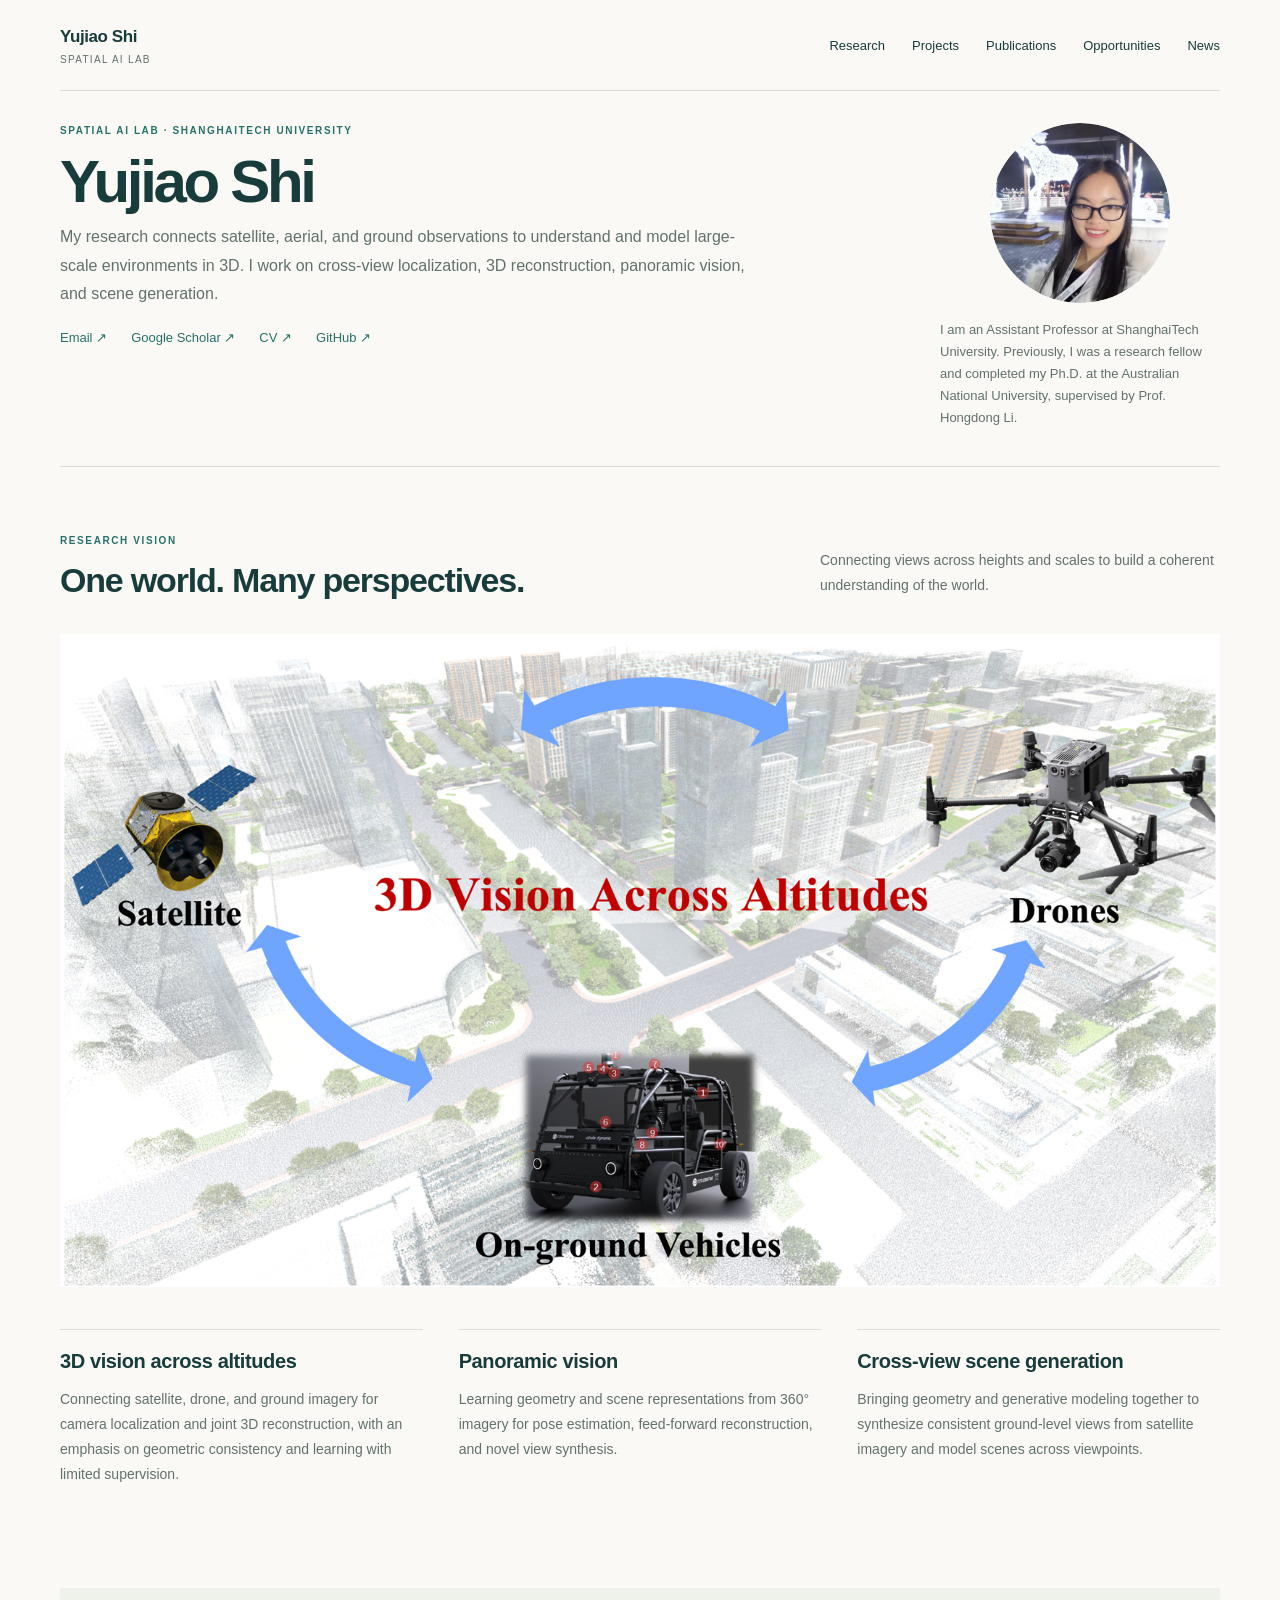
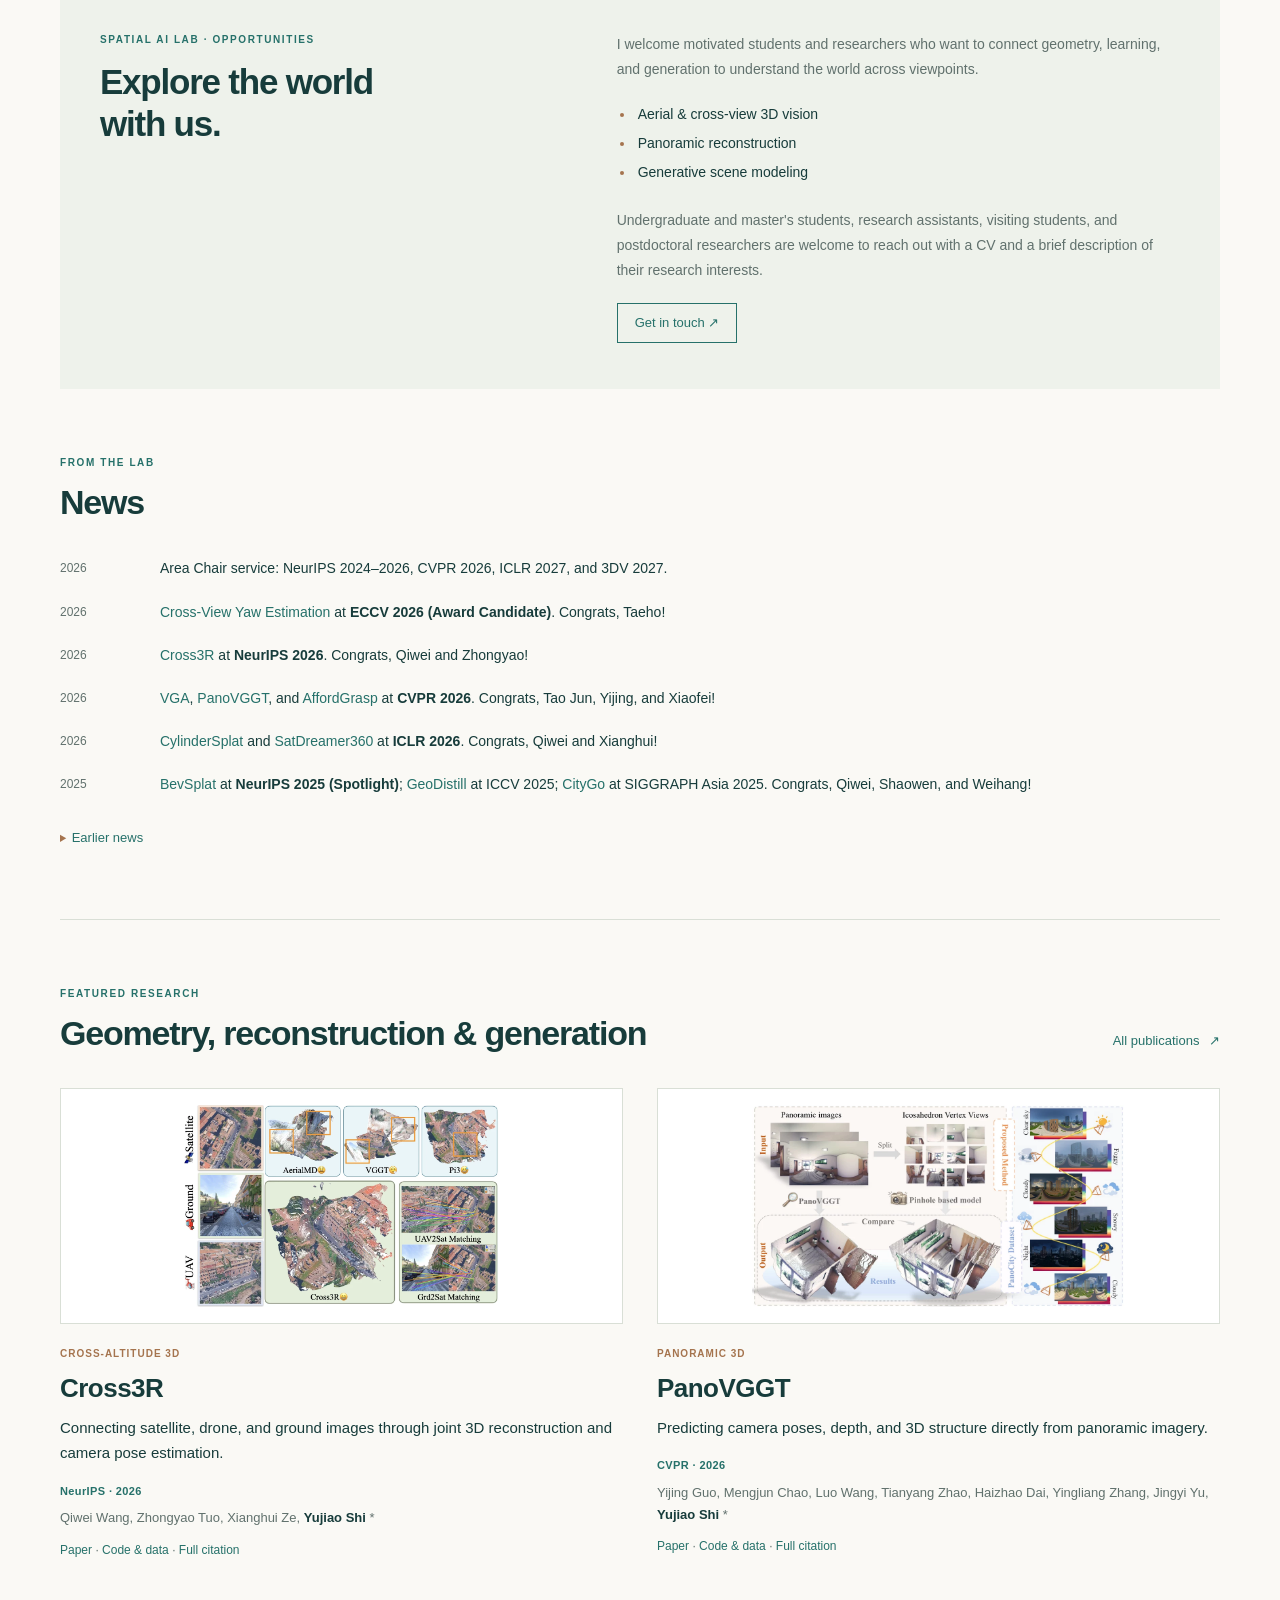
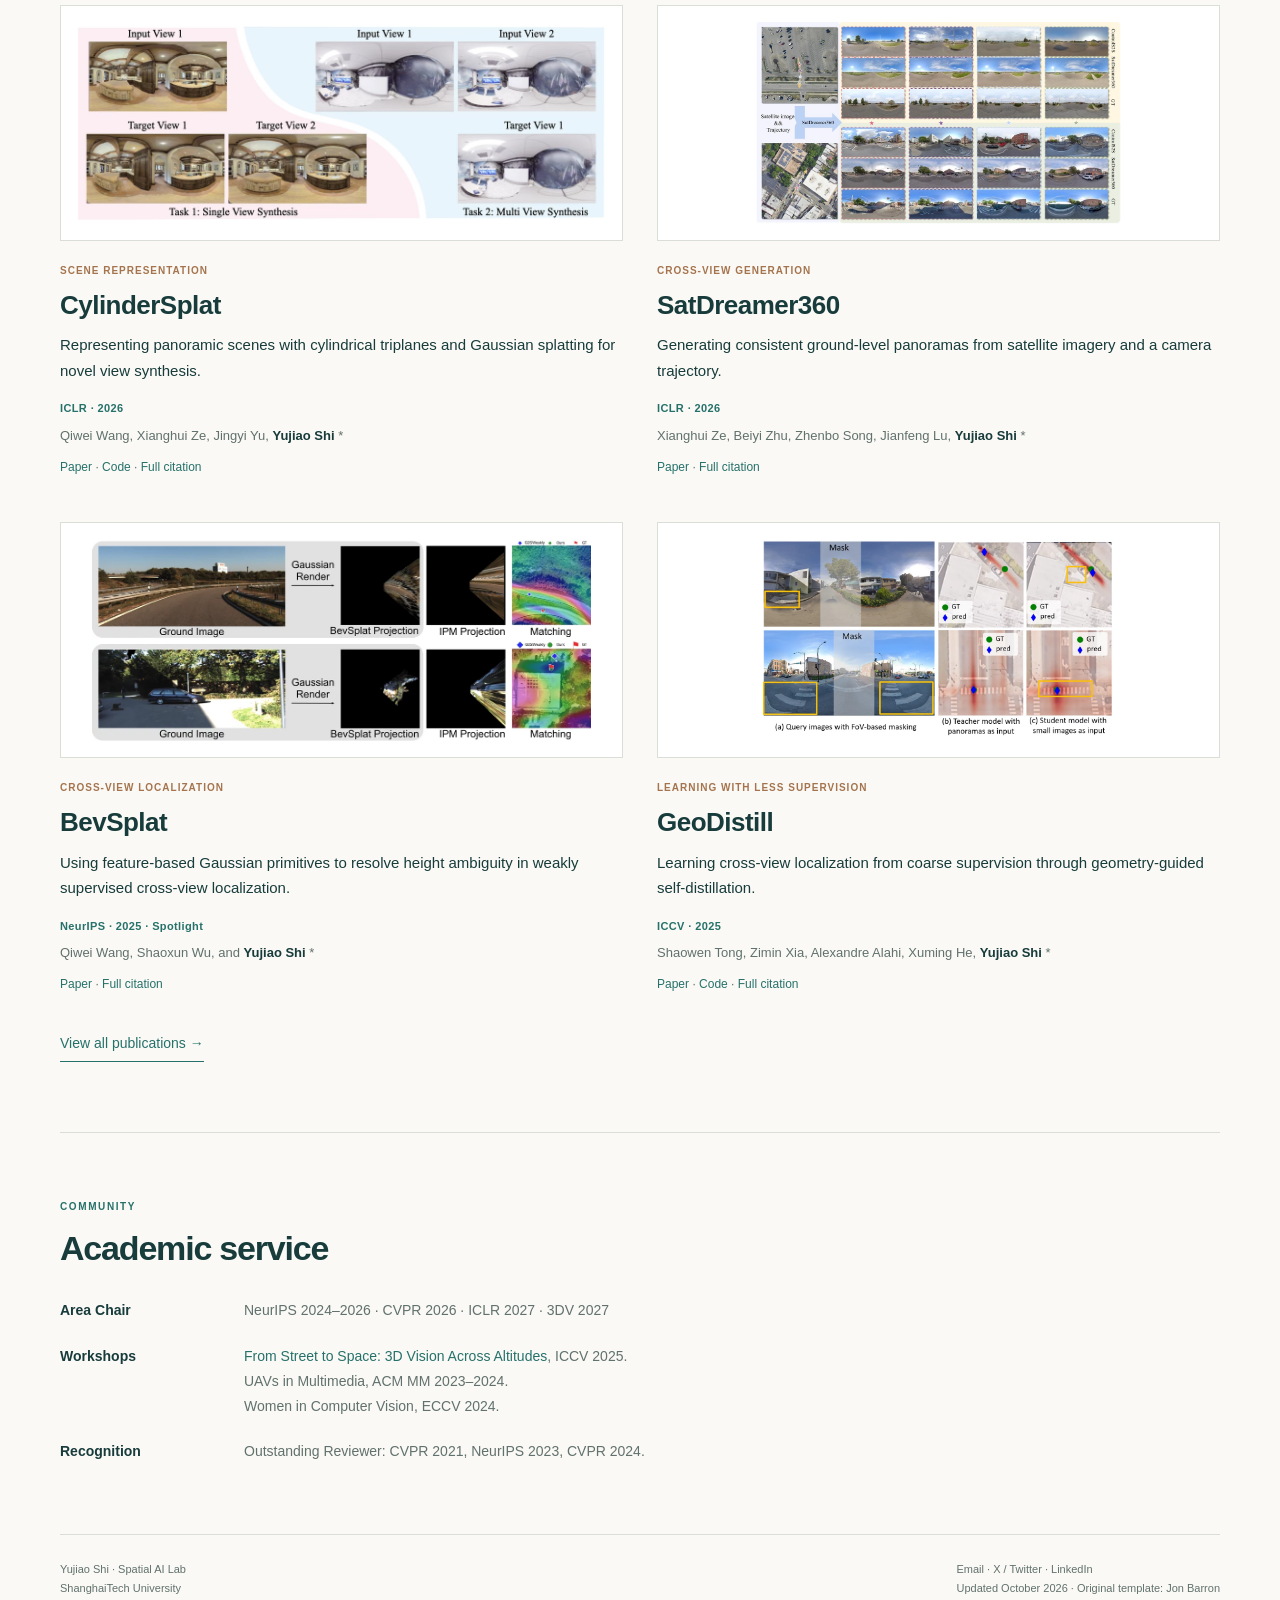
<file: index.html>
<!doctype html>
<html lang="en"><head>
<meta charset="utf-8"><meta name="viewport" content="width=device-width, initial-scale=1">
<title>Yujiao Shi | Spatial AI Lab</title><meta name="description" content="Yujiao Shi, Assistant Professor at ShanghaiTech University. Spatial AI Lab: 3D vision across altitudes, cross-view localization, panoramic vision, and scene generation.">
<link rel="stylesheet" href="homepage.css"><link rel="icon" type="image/svg+xml" href="images/site-mark.svg">
<link rel="canonical" href="https://yujiaoshi.github.io/">
<meta property="og:type" content="website"><meta property="og:title" content="Yujiao Shi | Spatial AI Lab"><meta property="og:description" content="Yujiao Shi, Assistant Professor at ShanghaiTech University. Spatial AI Lab: 3D vision across altitudes, cross-view localization, panoramic vision, and scene generation."><meta property="og:url" content="https://yujiaoshi.github.io/"><meta property="og:image" content="https://yujiaoshi.github.io/images/YujiaoShiCircle.jpg">
</head><body><a class="skip" href="#main">Skip to content</a><div class="page">
<nav class="site-nav" aria-label="Main navigation"><a class="brand" href="index.html">Yujiao Shi<span>Spatial AI Lab</span></a><div class="nav-links"><a href="#research">Research</a><a href="#publications">Projects</a><a href="publications.html">Publications</a><a href="#opportunities">Opportunities</a><a href="#news">News</a></div></nav>
<main id="main">
<header id="about" class="intro">
  <div class="intro-copy">
    <p class="eyebrow">Spatial AI Lab · ShanghaiTech University</p>
    <h1>Yujiao Shi</h1>
    <p class="intro-text">My research connects satellite, aerial, and ground observations to understand and model large-scale environments in 3D. I work on cross-view localization, 3D reconstruction, panoramic vision, and scene generation.</p>
    <div class="contact"><a href="mailto:shiyj2@shanghaitech.edu.cn">Email ↗</a><a href="https://scholar.google.com/citations?user=rVsRpZEAAAAJ&amp;hl=en">Google Scholar ↗</a><a href="data/CV_YujiaoShi.pdf">CV ↗</a><a href="https://github.com/yujiaoshi">GitHub ↗</a></div>
  </div>
  <aside class="profile">
    <img class="portrait" src="images/YujiaoShiCircle.jpg" alt="Yujiao Shi" width="220" height="220">
    <p class="bio">I am an Assistant Professor at ShanghaiTech University. Previously, I was a research fellow and completed my Ph.D. at the Australian National University, supervised by Prof. Hongdong Li.</p>
  </aside>
</header>

<section id="research" class="research-section">
  <div class="section-heading">
    <div><p class="eyebrow">Research vision</p><h2>One world. Many perspectives.</h2></div>
    <p class="section-deck">Connecting views across heights and scales to build a coherent understanding of the world.</p>
  </div>
  <figure class="vision">
    <picture><img src="images/research-vision-selected.png" alt="3D Vision Across Altitudes: satellite, drones, and on-ground vehicles connected across a city-scale 3D reconstruction." width="1600" height="900"></picture>
  </figure>
  <div class="directions">
    <article><h3>3D vision across altitudes</h3><p>Connecting satellite, drone, and ground imagery for camera localization and joint 3D reconstruction, with an emphasis on geometric consistency and learning with limited supervision.</p></article>
    <article><h3>Panoramic vision</h3><p>Learning geometry and scene representations from 360° imagery for pose estimation, feed-forward reconstruction, and novel view synthesis.</p></article>
    <article><h3>Cross-view scene generation</h3><p>Bringing geometry and generative modeling together to synthesize consistent ground-level views from satellite imagery and model scenes across viewpoints.</p></article>
  </div>
</section>

<section id="opportunities" class="opportunities">
  <div><p class="eyebrow">Spatial AI Lab · Opportunities</p><h2>Explore the world<br>with us.</h2></div>
  <div><p>I welcome motivated students and researchers who want to connect geometry, learning, and generation to understand the world across viewpoints.</p>
    <ul class="topic-list"><li>Aerial &amp; cross-view 3D vision</li><li>Panoramic reconstruction</li><li>Generative scene modeling</li></ul>
    <p>Undergraduate and master's students, research assistants, visiting students, and postdoctoral researchers are welcome to reach out with a CV and a brief description of their research interests.</p>
    <a class="button" href="mailto:shiyj2@shanghaitech.edu.cn">Get in touch <span aria-hidden="true">↗</span></a>
  </div>
</section>

<section id="news">
<div class="section-heading"><div><p class="eyebrow">From the lab</p><h2>News</h2></div></div>
<ul class="news">
<li><time>2026</time><span>Area Chair service: NeurIPS 2024–2026, CVPR 2026, ICLR 2027, and 3DV 2027.</span></li>
<li><time>2026</time><span><a href="https://arxiv.org/abs/2606.22094">Cross-View Yaw Estimation</a> at <strong>ECCV 2026 (Award Candidate)</strong>. Congrats, Taeho!</span></li>
<li><time>2026</time><span><a href="https://arxiv.org/abs/2605.07978">Cross3R</a> at <strong>NeurIPS 2026</strong>. Congrats, Qiwei and Zhongyao!</span></li>
<li><time>2026</time><span><a href="https://openaccess.thecvf.com/content/CVPR2026/html/Lin_VGA_Empowering_Aerial-Ground_Localization_by_Visual_Geometry_Alignment_CVPR_2026_paper.html">VGA</a>, <a href="https://arxiv.org/abs/2603.17571">PanoVGGT</a>, and <a href="https://arxiv.org/abs/2603.08021">AffordGrasp</a> at <strong>CVPR 2026</strong>. Congrats, Tao Jun, Yijing, and Xiaofei!</span></li>
<li><time>2026</time><span><a href="https://openreview.net/pdf?id=lEzkct87Uy">CylinderSplat</a> and <a href="https://openreview.net/pdf?id=wmQoigkqUt">SatDreamer360</a> at <strong>ICLR 2026</strong>. Congrats, Qiwei and Xianghui!</span></li>
<li><time>2025</time><span><a href="https://proceedings.neurips.cc/paper_files/paper/2025/hash/e5ba3d6d93213db6b1d1931c6517fe1a-Abstract-Conference.html">BevSplat</a> at <strong>NeurIPS 2025 (Spotlight)</strong>; <a href="https://github.com/tongshw/GeoDistill">GeoDistill</a> at ICCV 2025; <a href="https://citygo-weihang.github.io/page/">CityGo</a> at SIGGRAPH Asia 2025. Congrats, Qiwei, Shaowen, and Weihang!</span></li>
</ul>
<details class="archive"><summary>Earlier news</summary><ul>
<li>04/2025: Our ICCV 2025 workshop: <a href="https://3d-vast.github.io/">From Street to Space: 3D Vision Across Altitudes</a>.</li>
<li>01/2025: One paper accepted by ICLR 2025. Congrats, Xianghui!</li>
<li>11/2024: Two papers accepted by 3DV 2025.</li>
<li>07/2024: One paper accepted by SIGGRAPH Asia 2024 and two papers by ECCV 2024.</li>
<li>04/2024: Our workshop proposal &ldquo;UAVs in Multimedia&rdquo; was accepted by ACM MM 2024.</li>
<li>02/2024: Co-organizing the Women in Computer Vision Workshop at ECCV 2024.</li>
<li>01/2024: One paper accepted by ICRA 2024.</li>
<li>10/2023: Co-organizer of &ldquo;UAVs in Multimedia&rdquo; at ACM MM 2023.</li>
<li>09/2023: One paper accepted by NeurIPS 2023.</li>
<li>06/2023: One paper accepted by IROS 2023; tutorial speaker on cross-modal camera localization at CVPR 2023.</li>
</ul></details>
</section>


<section id="publications">
  <div class="section-heading"><div><p class="eyebrow">Featured research</p><h2>Geometry, reconstruction &amp; generation</h2></div><a class="text-link" href="publications.html">All publications <span aria-hidden="true">↗</span></a></div>
  <div class="feature-grid"><article class="featured-paper" id="featured-cross3r">
<a class="feature-image" href="data/Cross3R.png" aria-label="View larger figure for Cross3R"><img src="data/thumbnails/Cross3R.webp" alt="Seeing Across Skies and Streets: Feedforward 3D Reconstruction from Satellite, Drone, and Ground Images" loading="lazy" width="560" height="315"></a>
<div class="feature-body"><p class="project-topic">Cross-altitude 3D</p><h3><a href="publications.html#paper-seeing-across-skies-and-streets-feedforward-3d-reconstruction-from-satellite-drone-and-gro">Cross3R</a></h3><p class="feature-description">Connecting satellite, drone, and ground images through joint 3D reconstruction and camera pose estimation.</p><p class="venue">NeurIPS · 2026</p><p class="authors">Qiwei Wang, Zhongyao Tuo, Xianghui Ze, <strong>Yujiao Shi</strong> *</p><p class="paper-links"><a href="https://arxiv.org/abs/2605.07978">Paper</a> <span aria-hidden="true">·</span> <a href="https://github.com/ZhongyaoTuo/crossgeo">Code &amp; data</a> <span aria-hidden="true">·</span> <a href="publications.html#paper-seeing-across-skies-and-streets-feedforward-3d-reconstruction-from-satellite-drone-and-gro">Full citation</a></p></div>
</article>
<article class="featured-paper" id="featured-panovggt">
<a class="feature-image" href="data/PanoVGGT.png" aria-label="View larger figure for PanoVGGT"><img src="data/thumbnails/PanoVGGT.webp" alt="PanoVGGT: Feed-Forward 3D Reconstruction from Panoramic Imagery" loading="lazy" width="560" height="315"></a>
<div class="feature-body"><p class="project-topic">Panoramic 3D</p><h3><a href="publications.html#paper-panovggt-feed-forward-3d-reconstruction-from-panoramic-imagery">PanoVGGT</a></h3><p class="feature-description">Predicting camera poses, depth, and 3D structure directly from panoramic imagery.</p><p class="venue">CVPR · 2026</p><p class="authors">Yijing Guo, Mengjun Chao, Luo Wang, Tianyang Zhao, Haizhao Dai, Yingliang Zhang, Jingyi Yu, <strong>Yujiao Shi</strong> *</p><p class="paper-links"><a href="https://arxiv.org/abs/2603.17571">Paper</a> <span aria-hidden="true">·</span> <a href="https://github.com/YijingGuo-June/PanoVGGT">Code &amp; data</a> <span aria-hidden="true">·</span> <a href="publications.html#paper-panovggt-feed-forward-3d-reconstruction-from-panoramic-imagery">Full citation</a></p></div>
</article>
<article class="featured-paper" id="featured-cylindersplat">
<a class="feature-image" href="data/CylinderSplat.png" aria-label="View larger figure for CylinderSplat"><img src="data/thumbnails/CylinderSplat.webp" alt="CylinderSplat: 3D Gaussian Splatting with Cylindrical Triplanes for Panoramic Novel View Synthesis" loading="lazy" width="560" height="315"></a>
<div class="feature-body"><p class="project-topic">Scene representation</p><h3><a href="publications.html#paper-cylindersplat-3d-gaussian-splatting-with-cylindrical-triplanes-for-panoramic-novel-view-sy">CylinderSplat</a></h3><p class="feature-description">Representing panoramic scenes with cylindrical triplanes and Gaussian splatting for novel view synthesis.</p><p class="venue">ICLR · 2026</p><p class="authors">Qiwei Wang, Xianghui Ze, Jingyi Yu, <strong>Yujiao Shi</strong> *</p><p class="paper-links"><a href="https://openreview.net/pdf?id=lEzkct87Uy">Paper</a> <span aria-hidden="true">·</span> <a href="https://github.com/wangqww/CylinderSplat">Code</a> <span aria-hidden="true">·</span> <a href="publications.html#paper-cylindersplat-3d-gaussian-splatting-with-cylindrical-triplanes-for-panoramic-novel-view-sy">Full citation</a></p></div>
</article>
<article class="featured-paper" id="featured-satdreamer360">
<a class="feature-image" href="data/SatDreamer360.png" aria-label="View larger figure for SatDreamer360"><img src="data/thumbnails/SatDreamer360.webp" alt="SatDreamer360: Multiview-Consistent Generation of Ground-Level Scenes from Satellite Imagery" loading="lazy" width="560" height="315"></a>
<div class="feature-body"><p class="project-topic">Cross-view generation</p><h3><a href="publications.html#paper-satdreamer360-multiview-consistent-generation-of-ground-level-scenes-from-satellite-imager">SatDreamer360</a></h3><p class="feature-description">Generating consistent ground-level panoramas from satellite imagery and a camera trajectory.</p><p class="venue">ICLR · 2026</p><p class="authors">Xianghui Ze, Beiyi Zhu, Zhenbo Song, Jianfeng Lu, <strong>Yujiao Shi</strong> *</p><p class="paper-links"><a href="https://openreview.net/pdf?id=wmQoigkqUt">Paper</a> <span aria-hidden="true">·</span> <a href="publications.html#paper-satdreamer360-multiview-consistent-generation-of-ground-level-scenes-from-satellite-imager">Full citation</a></p></div>
</article>
<article class="featured-paper" id="featured-bevsplat">
<a class="feature-image" href="data/BevSplat.png" aria-label="View larger figure for BevSplat"><img src="data/thumbnails/BevSplat.webp" alt="BevSplat: Resolving Height Ambiguity via Feature-Based Gaussian Primitives for Weakly-Supervised Cross-View Localization" loading="lazy" width="560" height="315"></a>
<div class="feature-body"><p class="project-topic">Cross-view localization</p><h3><a href="publications.html#paper-bevsplat-resolving-height-ambiguity-via-feature-based-gaussian-primitives-for-weakly-super">BevSplat</a></h3><p class="feature-description">Using feature-based Gaussian primitives to resolve height ambiguity in weakly supervised cross-view localization.</p><p class="venue">NeurIPS · 2025 · Spotlight</p><p class="authors">Qiwei Wang, Shaoxun Wu, and <strong>Yujiao Shi</strong> *</p><p class="paper-links"><a href="https://proceedings.neurips.cc/paper_files/paper/2025/hash/e5ba3d6d93213db6b1d1931c6517fe1a-Abstract-Conference.html">Paper</a> <span aria-hidden="true">·</span> <a href="publications.html#paper-bevsplat-resolving-height-ambiguity-via-feature-based-gaussian-primitives-for-weakly-super">Full citation</a></p></div>
</article>
<article class="featured-paper" id="featured-geodistill">
<a class="feature-image" href="data/GeoDistill.png" aria-label="View larger figure for GeoDistill"><img src="data/thumbnails/GeoDistill.webp" alt="GeoDistill: Geometry-Guided Self-Distillation for Weakly Supervised Cross-View Localization" loading="lazy" width="560" height="315"></a>
<div class="feature-body"><p class="project-topic">Learning with less supervision</p><h3><a href="publications.html#paper-geodistill-geometry-guided-self-distillation-for-weakly-supervised-cross-view-localization">GeoDistill</a></h3><p class="feature-description">Learning cross-view localization from coarse supervision through geometry-guided self-distillation.</p><p class="venue">ICCV · 2025</p><p class="authors">Shaowen Tong, Zimin Xia, Alexandre Alahi, Xuming He, <strong>Yujiao Shi</strong> *</p><p class="paper-links"><a href="https://openaccess.thecvf.com/content/ICCV2025/html/Tong_GeoDistill_Geometry-Guided_Self-Distillation_for_Weakly_Supervised_Cross-View_Localization_ICCV_2025_paper.html">Paper</a> <span aria-hidden="true">·</span> <a href="https://github.com/tongshw/GeoDistill">Code</a> <span aria-hidden="true">·</span> <a href="publications.html#paper-geodistill-geometry-guided-self-distillation-for-weakly-supervised-cross-view-localization">Full citation</a></p></div>
</article></div>
  <a class="all-publications" href="publications.html">View all publications <span aria-hidden="true">→</span></a>
</section>

<section id="service"><p class="eyebrow">Community</p><h2>Academic service</h2>
<dl class="service">
<dt>Area Chair</dt><dd>NeurIPS 2024–2026 · CVPR 2026 · ICLR 2027 · 3DV 2027</dd>
<dt>Workshops</dt><dd><a href="https://3d-vast.github.io/">From Street to Space: 3D Vision Across Altitudes</a>, ICCV 2025.<br>UAVs in Multimedia, ACM MM 2023–2024.<br>Women in Computer Vision, ECCV 2024.</dd>
<dt>Recognition</dt><dd>Outstanding Reviewer: CVPR 2021, NeurIPS 2023, CVPR 2024.</dd>
</dl></section>

</main>
<footer><span>Yujiao Shi · Spatial AI Lab<br>ShanghaiTech University</span><span><a href="mailto:shiyj2@shanghaitech.edu.cn">Email</a> · <a href="https://twitter.com/YujiaoShi">X / Twitter</a> · <a href="https://www.linkedin.com/in/yujiao-shi-053a12198">LinkedIn</a><br>Updated October 2026 · Original template: <a href="https://github.com/jonbarron/jonbarron_website">Jon Barron</a></span></footer></div></body></html>
</file>
<file: homepage.css>
:root {
  --paper: #faf9f5;
  --ink: #173c3b;
  --muted: #61716d;
  --accent: #26716a;
  --bronze: #a5744e;
  --line: #d9dfd6;
  --wash: #eef2eb;
  --max: 1160px;
}

* { box-sizing: border-box; }
html { scroll-behavior: smooth; scroll-padding-top: 28px; }
body {
  margin: 0;
  background: var(--paper);
  color: var(--ink);
  font: 16px/1.7 -apple-system, BlinkMacSystemFont, "Segoe UI", sans-serif;
  -webkit-font-smoothing: antialiased;
}
::selection { background: #d4e5d9; color: var(--ink); }
a { color: var(--accent); text-decoration: none; text-underline-offset: .2em; }
a:hover { text-decoration: underline; }
a:focus-visible, summary:focus-visible {
  outline: 2px solid var(--bronze);
  outline-offset: 5px;
}
img { display: block; max-width: 100%; }
p, figure { margin: 0 0 18px; }
h1, h2, h3 { color: var(--ink); text-wrap: balance; }
h1 { margin: 0 0 8px; font-size: 60px; line-height: 1.08; letter-spacing: -.055em; font-weight: 650; }
h2 { margin: 0; font-size: 34px; line-height: 1.2; letter-spacing: -.035em; font-weight: 600; }
h3 { margin: 0 0 12px; font-size: 21px; line-height: 1.35; letter-spacing: -.02em; font-weight: 600; }
.page { max-width: calc(var(--max) + 80px); margin: 0 auto; padding: 0 40px; }
.skip { position: absolute; top: -80px; left: 16px; padding: 8px 14px; background: var(--paper); z-index: 20; }
.skip:focus { top: 12px; }

/* A quiet masthead lets the research, rather than the navigation, lead. */
.site-nav { display: flex; align-items: center; justify-content: space-between; gap: 30px; padding: 26px 0 24px; border-bottom: 1px solid var(--line); }
.brand { flex-shrink: 0; color: var(--ink); font-size: 17px; font-weight: 650; line-height: 1.3; letter-spacing: -.025em; }
.brand span { display: block; margin-top: 5px; color: var(--muted); font-size: 10px; font-weight: 500; letter-spacing: .13em; text-transform: uppercase; }
.brand:hover { text-decoration: none; }
.nav-links { display: flex; flex-wrap: wrap; justify-content: flex-end; gap: 10px 27px; font-size: 13px; }
.nav-links a { color: var(--ink); }
.nav-links a[aria-current="page"] { color: var(--accent); text-decoration: underline; }
.eyebrow { margin: 0 0 14px; color: var(--accent); font-size: 10px; font-weight: 650; letter-spacing: .16em; line-height: 1.5; text-transform: uppercase; }

.intro { display: grid; grid-template-columns: minmax(0, 1fr) 280px; gap: 48px; align-items: start; padding: 32px 0 36px; }
.intro .eyebrow { margin-bottom: 12px; }
.role { margin: 0 0 16px; color: var(--muted); font-size: 16px; }
.research-statement { margin: 0 0 24px; font: 400 clamp(30px, 3.1vw, 41px)/1.22 Georgia, "Times New Roman", serif; letter-spacing: -.035em; text-wrap: balance; }
.intro-text { max-width: 700px; margin-bottom: 0; color: var(--muted); font-size: 16px; line-height: 1.8; }
.contact { display: flex; flex-wrap: wrap; gap: 9px 24px; margin-top: 18px; font-size: 13px; }
.contact a { white-space: nowrap; }
.profile { padding-top: 0; }
.portrait { width: 180px; height: 180px; object-fit: cover; border-radius: 50%; margin: 0 auto 16px; }
.bio { margin: 0; color: var(--muted); font-size: 13px; line-height: 1.7; }
.bio a { color: var(--ink); }

section { padding: 66px 0 70px; border-top: 1px solid var(--line); }
.section-heading { display: flex; align-items: flex-end; justify-content: space-between; gap: 32px; margin-bottom: 34px; }
.section-heading .eyebrow { margin-bottom: 12px; }
.section-deck { max-width: 400px; margin: 0 0 2px; color: var(--muted); font-size: 14px; line-height: 1.8; }
.text-link { flex-shrink: 0; margin-bottom: 2px; font-size: 13px; }
.text-link span { display: inline-block; margin-left: 6px; }
.vision { margin: 34px 0 0; }
.vision picture, .vision picture img { display: block; width: 100%; height: auto; }
.vision figcaption { max-width: 800px; margin: 17px auto 0; color: var(--muted); font-size: 12px; line-height: 1.7; text-align: center; }
.directions { display: grid; grid-template-columns: repeat(3, minmax(0, 1fr)); gap: 36px; margin: 42px 0 30px; }
.directions article { padding-top: 18px; border-top: 1px solid var(--line); }
.number { display: block; margin-bottom: 18px; color: var(--bronze); font-size: 11px; font-weight: 600; letter-spacing: .09em; }
.directions h3 { font-size: 20px; }
.directions p { margin-bottom: 0; color: var(--muted); font-size: 14px; line-height: 1.8; }
.research-history { max-width: 980px; margin: 30px 0 0; color: var(--muted); font-size: 14px; line-height: 1.8; }
.horizon { display: grid; grid-template-columns: 1fr 1.5fr; column-gap: 40px; margin-top: 34px; padding: 28px 0 0; border-top: 1px solid var(--line); }
.horizon .eyebrow { grid-column: 1; margin-bottom: 8px; color: var(--bronze); }
.horizon h3 { grid-column: 1; margin-bottom: 0; font-size: 20px; }
.horizon > p:last-child { grid-column: 2; grid-row: 1 / 3; align-self: center; margin: 0; color: var(--muted); font-size: 14px; line-height: 1.8; }

/* Research figures retain their complete composition and original proportions. */
.feature-grid { display: grid; grid-template-columns: repeat(2, minmax(0, 1fr)); gap: 44px 34px; }
.featured-paper { min-width: 0; padding-top: 0; }
.feature-image { display: flex; align-items: center; justify-content: center; height: 236px; padding: 16px; overflow: hidden; border: 1px solid var(--line); background: #fff; }
.feature-image img { width: 100%; height: 100%; object-fit: contain; }
.feature-image:hover { border-color: #9ab4aa; }
.feature-body { padding: 22px 0 0; }
.project-topic { margin: 0 0 10px; color: var(--bronze); font-size: 10px; line-height: 1.5; font-weight: 600; letter-spacing: .1em; text-transform: uppercase; }
.featured-paper h3 { margin-bottom: 9px; font-size: 26px; }
.featured-paper h3 a { color: var(--ink); }
.feature-description { margin: 0 0 17px; color: var(--ink); font-size: 15px; line-height: 1.7; }
.venue { margin: 0 0 7px; color: var(--accent); font-size: 11px; font-weight: 650; letter-spacing: .035em; line-height: 1.6; }
.authors { margin: 0 0 10px; color: var(--muted); font-size: 13px; line-height: 1.7; }
.authors strong { color: var(--ink); font-weight: 600; }
.paper-links { margin: 0; color: var(--muted); font-size: 12px; line-height: 1.8; }
.paper-links a { display: inline-block; }
.all-publications { display: inline-block; margin-top: 36px; padding-bottom: 5px; border-bottom: 1px solid var(--accent); font-size: 14px; }
.all-publications:hover { text-decoration: none; border-bottom-color: var(--bronze); }

.opportunities { display: grid; grid-template-columns: 1fr 1.25fr; gap: 66px; margin: 0; padding: 44px 40px 46px; border-top: 0; background: var(--wash); }
.opportunities h2 { max-width: 300px; font-size: 35px; }
.opportunities p:not(.eyebrow) { color: var(--muted); font-size: 14px; line-height: 1.8; }
.topic-list { margin: 20px 0 22px; padding-left: 18px; color: var(--ink); font-size: 14px; line-height: 1.8; }
.topic-list li { padding-left: 3px; margin-bottom: 4px; }
.topic-list li::marker { color: var(--bronze); }
.button { display: inline-block; margin-top: 2px; padding: 9px 17px; border: 1px solid var(--accent); color: var(--accent); font-size: 13px; line-height: 1.5; }
.button:hover { background: var(--ink); border-color: var(--ink); color: var(--paper); text-decoration: none; }
.opportunities + section { border-top: 0; }

.news { list-style: none; margin: 0; padding: 0; }
.news li { display: grid; grid-template-columns: 76px minmax(0, 1fr); gap: 24px; margin-bottom: 18px; font-size: 14px; line-height: 1.8; }
.news li:last-child { margin-bottom: 0; }
.news time { padding-top: 2px; color: var(--muted); font-size: 12px; font-variant-numeric: tabular-nums; }
.news strong { font-weight: 600; }
.archive { margin-top: 28px; color: var(--muted); font-size: 14px; }
.archive > summary { width: fit-content; cursor: pointer; color: var(--accent); font-size: 13px; line-height: 1.8; }
.archive > summary::marker { color: var(--bronze); font-size: .85em; }
.archive[open] > summary { margin-bottom: 26px; }
.archive > ul:not(.news) { margin: 0; padding-left: 20px; }
.archive > ul:not(.news) li { margin-bottom: 10px; }
.service { display: grid; grid-template-columns: 150px minmax(0, 1fr); gap: 20px 34px; margin: 30px 0 0; font-size: 14px; line-height: 1.8; }
.service dt { font-weight: 600; }
.service dd { margin: 0; color: var(--muted); }
footer { display: flex; justify-content: space-between; align-items: baseline; gap: 20px; padding: 25px 0 36px; border-top: 1px solid var(--line); color: var(--muted); font-size: 11px; line-height: 1.7; }
footer a { color: var(--muted); }

/* The complete bibliography uses compact rows, with older work collapsed. */
.page-intro { max-width: 850px; padding: 62px 0 28px; }
.page-intro h1 { margin-bottom: 20px; font-size: 52px; }
.page-intro > p:last-child { margin-bottom: 0; color: var(--muted); font-size: 15px; }
.year-nav { display: flex; flex-wrap: wrap; gap: 12px 28px; margin: 0 0 36px; font-size: 13px; }
.publication-list { padding: 8px 0 64px; }
.year-heading { margin: 44px 0 8px; font-size: 25px; line-height: 1.3; letter-spacing: -.02em; }
.publication-list > .year-heading:first-child { margin-top: 28px; }
.paper { padding: 28px 0; border-bottom: 1px solid var(--line); }
.paper h3 { margin: 0 0 9px; font-size: 19px; line-height: 1.4; letter-spacing: -.015em; }
.paper h3 a { color: var(--ink); }
.paper .authors { margin-bottom: 8px; }
.paper .summary { margin: 11px 0 0; color: var(--muted); font-size: 13px; line-height: 1.8; }
.with-image { display: grid; grid-template-columns: 180px minmax(0, 1fr); gap: 30px; align-items: center; }
.paper-image { display: flex; align-items: center; justify-content: center; width: 180px; min-height: 105px; }
.paper-image img { width: 180px; max-height: 155px; height: auto; object-fit: contain; }
.publication-list > .archive { margin-top: 32px; }
.publication-list > .archive > summary { font-size: 15px; }
.publication-list > .archive .year-heading { margin-top: 32px; }
.publication-list > .archive .paper:last-child { border-bottom: 0; }
:target { scroll-margin-top: 28px; }

@media (max-width: 1050px) {
  .page { padding-right: 32px; padding-left: 32px; }
  .nav-links { gap: 10px 18px; font-size: 12px; }
  .intro { grid-template-columns: minmax(0, 1fr) 230px; gap: 32px; padding: 30px 0 34px; }
  .portrait { width: 160px; height: 160px; }
  h1 { font-size: 54px; }
  .research-statement { font-size: 33px; }
  .section-deck { max-width: 330px; }
  .directions { gap: 26px; }
  .feature-grid { gap: 38px 28px; }
  .feature-image { height: 210px; padding: 13px; }
  .opportunities { gap: 38px; padding: 36px 32px; }
}

@media (max-width: 760px) {
  .page { padding-right: 24px; padding-left: 24px; }
  .site-nav { align-items: flex-start; gap: 24px; padding: 22px 0; }
  .nav-links { max-width: 330px; gap: 7px 17px; }
  .intro { grid-template-columns: minmax(0, 1fr); gap: 24px; padding: 28px 0 32px; }
  .intro .eyebrow { margin-bottom: 12px; }
  h1 { font-size: 51px; }
  .role { margin-bottom: 16px; }
  .research-statement { max-width: 620px; font-size: clamp(28px, 4.9vw, 37px); }
  .intro-text { font-size: 15px; }
  .profile { display: grid; grid-template-columns: 140px minmax(0, 1fr); gap: 20px; align-items: center; max-width: 620px; padding: 20px 0 0; border-top: 1px solid var(--line); }
  .portrait { width: 140px; height: 140px; margin-bottom: 0; }
  .bio { max-width: 350px; }
  section { padding: 44px 0 48px; }
  h2 { font-size: 30px; }
  .section-heading { flex-direction: column; align-items: flex-start; gap: 16px; margin-bottom: 27px; }
  .section-deck { max-width: 560px; }
  .vision { margin-top: 26px; }
  .vision figcaption { text-align: left; }
  .directions { grid-template-columns: minmax(0, 1fr); gap: 25px; margin-top: 30px; }
  .directions article { padding-top: 20px; }
  .directions .number { margin-bottom: 10px; }
  .directions h3 { margin-bottom: 8px; }
  .horizon { grid-template-columns: minmax(0, 1fr); gap: 0; margin-top: 28px; padding-top: 24px; }
  .horizon h3 { margin-bottom: 12px; }
  .horizon > p:last-child { grid-column: 1; grid-row: auto; }
  .feature-grid { grid-template-columns: minmax(0, 1fr); gap: 36px; }
  .feature-image { height: 250px; padding: 16px; }
  .feature-body { padding-top: 19px; }
  .featured-paper h3 { font-size: 25px; }
  .all-publications { margin-top: 30px; }
  .opportunities { grid-template-columns: minmax(0, 1fr); gap: 24px; padding: 30px 26px; }
  .opportunities h2 { max-width: none; font-size: 30px; }
  .news li { grid-template-columns: 64px minmax(0, 1fr); gap: 16px; }
  .service { grid-template-columns: 120px minmax(0, 1fr); gap: 18px 24px; }
  .page-intro { padding-top: 44px; }
  .page-intro h1 { font-size: 44px; }
  .with-image { grid-template-columns: 140px minmax(0, 1fr); gap: 24px; }
  .paper-image, .paper-image img { width: 140px; }
  .paper-image img { max-height: 130px; }
  .paper h3 { font-size: 18px; }
  .publication-list { padding-bottom: 44px; }
}

@media (max-width: 480px) {
  .page { padding-right: 21px; padding-left: 21px; }
  .site-nav { flex-direction: column; gap: 19px; padding: 20px 0; }
  .brand { display: flex; align-items: baseline; gap: 13px; font-size: 16px; }
  .brand span { margin: 0; font-size: 9px; }
  .nav-links { justify-content: flex-start; max-width: none; gap: 8px 18px; font-size: 11px; }
  .intro { padding-top: 24px; gap: 22px; }
  h1 { font-size: 46px; }
  .intro .eyebrow { font-size: 9px; }
  .role { font-size: 15px; margin-bottom: 14px; }
  .research-statement { font-size: 29px; line-height: 1.25; letter-spacing: -.035em; }
  .intro-text { font-size: 14px; line-height: 1.85; }
  .contact { gap: 8px 18px; font-size: 12px; }
  .profile { grid-template-columns: 105px minmax(0, 1fr); gap: 18px; padding-top: 18px; }
  .portrait { width: 105px; height: 105px; }
  .bio { font-size: 12px; line-height: 1.75; }
  h2 { font-size: 28px; }
  .eyebrow { font-size: 9px; }
  .section-deck, .research-history { font-size: 13px; }
  .vision figcaption { font-size: 11px; }
  .feature-image { height: 200px; padding: 10px; }
  .feature-description { font-size: 14px; }
  .authors { font-size: 12px; }
  .opportunities { padding: 28px 23px; }
  .opportunities h2 { font-size: 28px; }
  .news li { grid-template-columns: 50px minmax(0, 1fr); gap: 12px; font-size: 13px; }
  .news time { font-size: 11px; }
  .service { grid-template-columns: minmax(0, 1fr); gap: 5px; font-size: 13px; }
  .service dd { margin-bottom: 16px; }
  .service dd:last-child { margin-bottom: 0; }
  footer { flex-direction: column; gap: 6px; padding: 23px 0 28px; }
  .page-intro h1 { font-size: 40px; }
  .page-intro > p:last-child { font-size: 14px; }
  .year-nav { gap: 10px 22px; font-size: 12px; margin-bottom: 28px; }
  .with-image { grid-template-columns: minmax(0, 1fr); gap: 17px; }
  .paper-image { width: 100%; justify-content: flex-start; min-height: 0; }
  .paper-image img { width: auto; max-width: 220px; height: auto; max-height: 145px; }
  .paper h3 { font-size: 17px; }
  .paper { padding: 25px 0; }
}

@media (prefers-reduced-motion: reduce) {
  html { scroll-behavior: auto; }
}

@media print {
  body { background: #fff; font-size: 11pt; }
  .page { max-width: none; padding: 0; }
  .site-nav, .skip, .year-nav, .all-publications { display: none; }
  .intro { padding-top: 0; }
  section { padding: 24px 0; }
  .feature-grid { gap: 28px; }
  .featured-paper, .paper, .directions article { break-inside: avoid; }
  a { color: inherit; }
}
</file>
